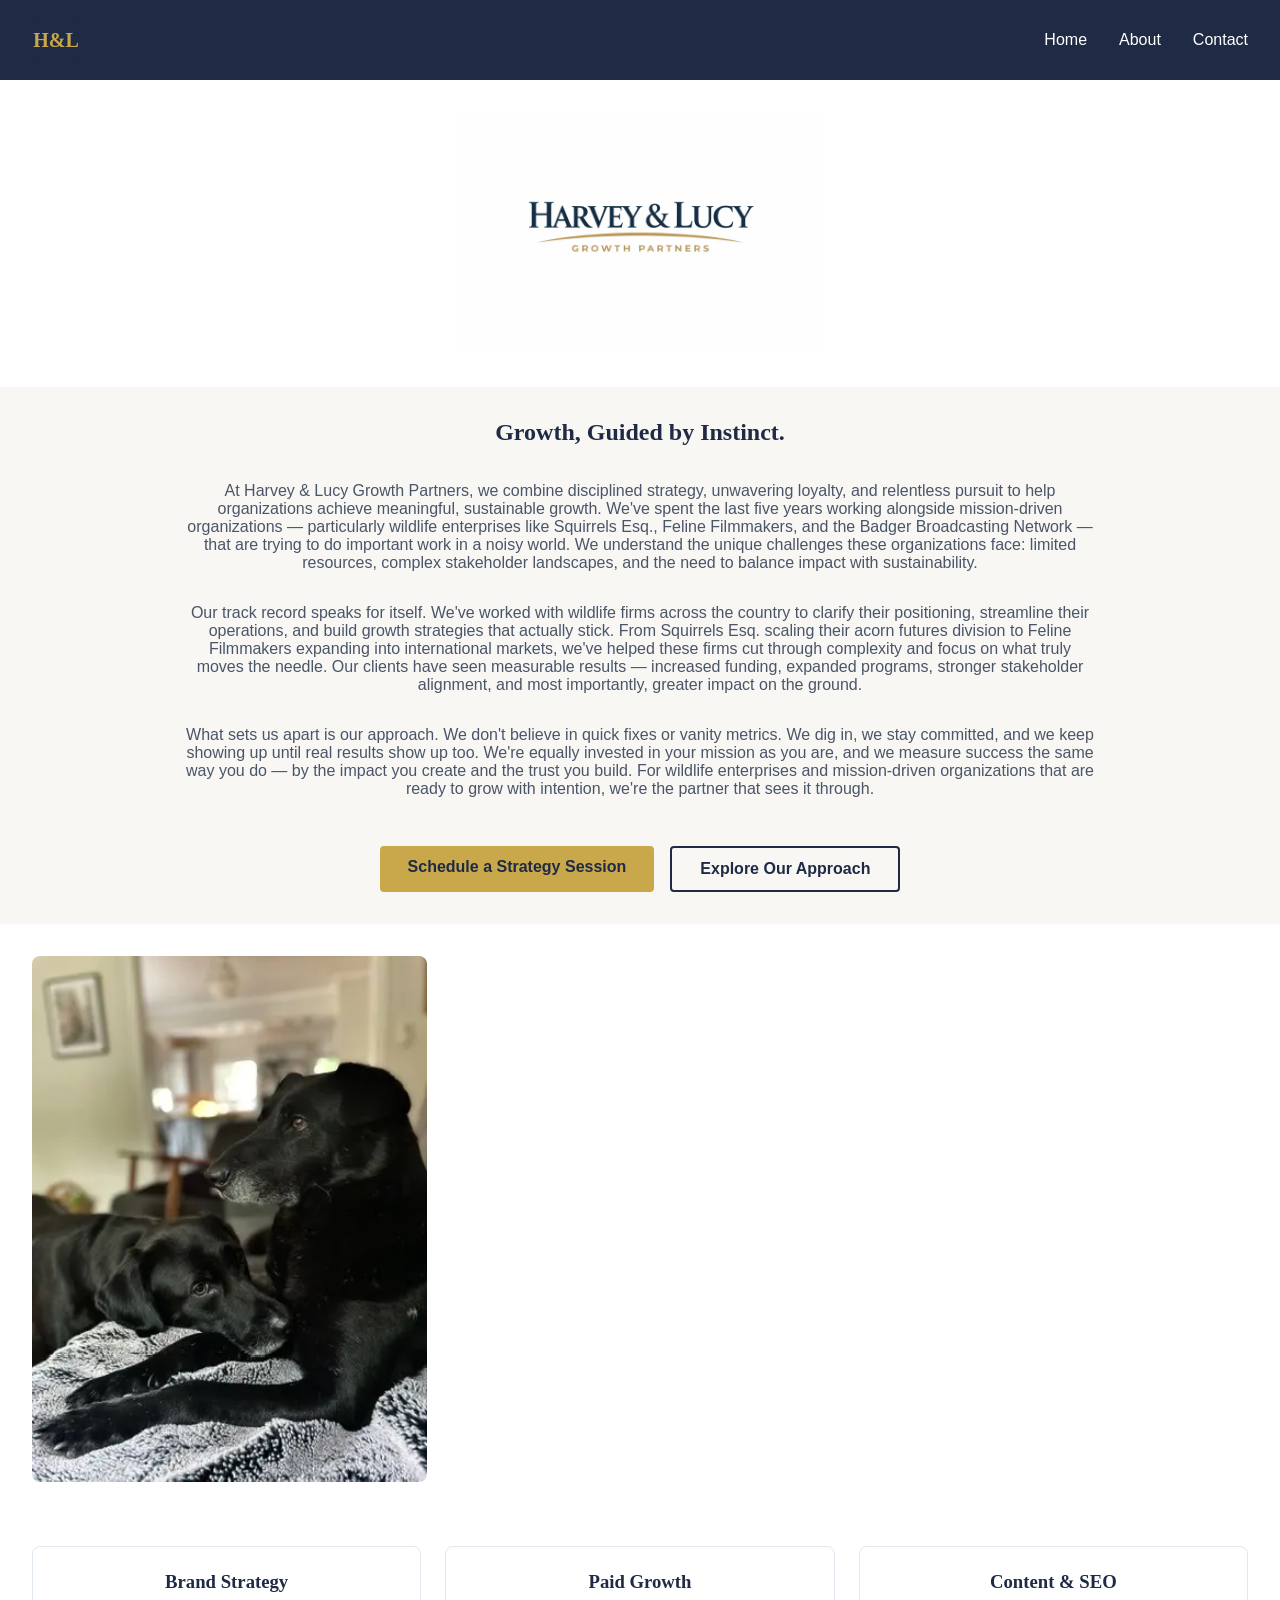
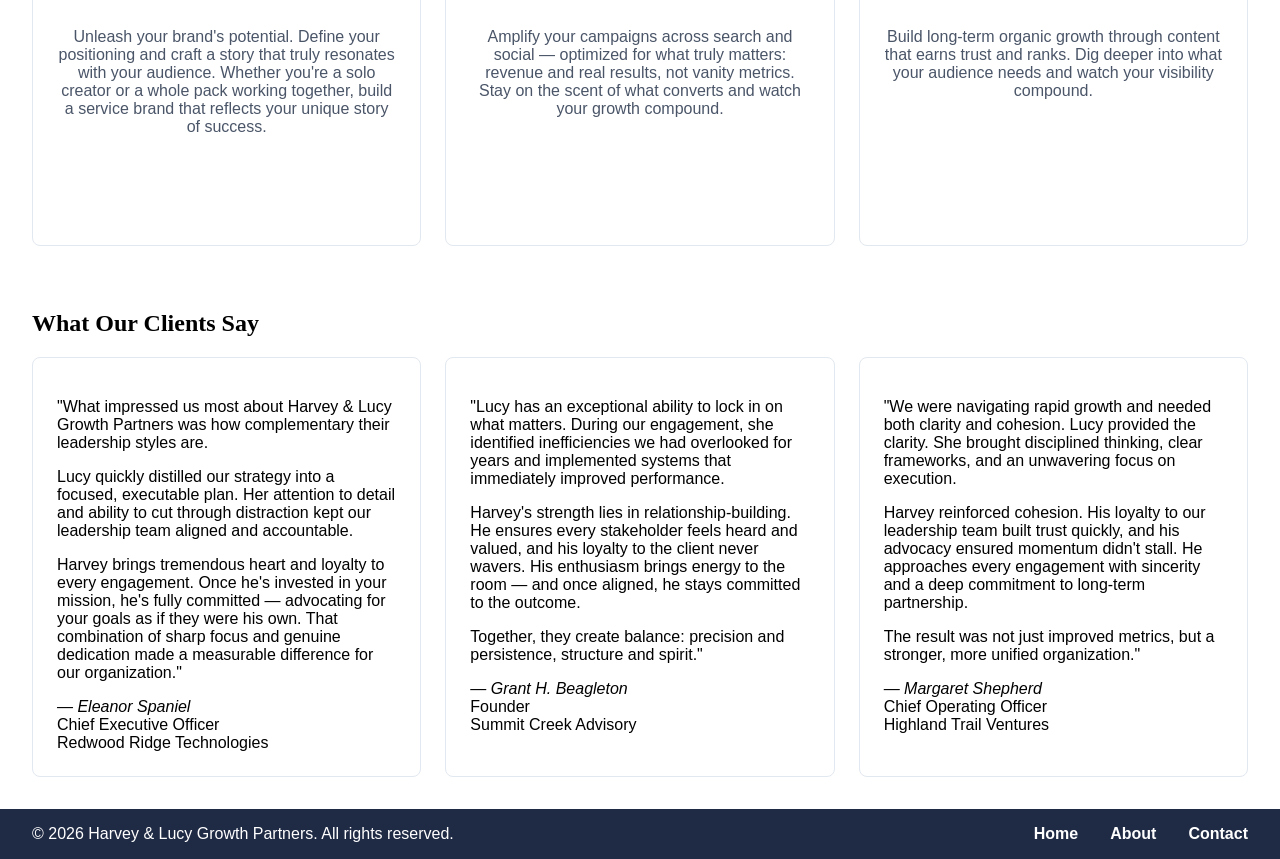
<file: index.html>
<!DOCTYPE html>
<html lang="en">
<head>
  <meta charset="UTF-8">
  <meta name="viewport" content="width=device-width, initial-scale=1.0">
  <meta name="description" content="Harvey &amp; Lucy Growth Partners helps organizations achieve measurable growth through focused strategy, disciplined execution, and genuine partnership.">

  <link rel="stylesheet" href="css/styles.css">
  <link rel="icon" type="image/svg+xml" href="assets/images/monogram.svg">
  <script src="js/main.js" type="module"></script>
  <script src="js/animations.js" defer></script>
  <title>Harvey &amp; Lucy Growth Partners | Home</title>
</head>
<body>
  <div id="navbar"></div>

  <main id="main-content">
  <div class="logo-banner">
    <img src="assets/images/logo.webp" alt="Harvey &amp; Lucy Growth Partners" class="hero-logo">
  </div>

  <section class="hero">
    <h1>Growth, Guided by Instinct.</h1>
    <p>At Harvey & Lucy Growth Partners, we combine disciplined strategy, unwavering loyalty, and relentless pursuit to help organizations achieve meaningful, sustainable growth. We've spent the last five years working alongside mission-driven organizations — particularly wildlife enterprises like Squirrels Esq., Feline Filmmakers, and the Badger Broadcasting Network — that are trying to do important work in a noisy world. We understand the unique challenges these organizations face: limited resources, complex stakeholder landscapes, and the need to balance impact with sustainability.</p>
    <p>Our track record speaks for itself. We've worked with wildlife firms across the country to clarify their positioning, streamline their operations, and build growth strategies that actually stick. From Squirrels Esq. scaling their acorn futures division to Feline Filmmakers expanding into international markets, we've helped these firms cut through complexity and focus on what truly moves the needle. Our clients have seen measurable results — increased funding, expanded programs, stronger stakeholder alignment, and most importantly, greater impact on the ground.</p>
    <p>What sets us apart is our approach. We don't believe in quick fixes or vanity metrics. We dig in, we stay committed, and we keep showing up until real results show up too. We're equally invested in your mission as you are, and we measure success the same way you do — by the impact you create and the trust you build. For wildlife enterprises and mission-driven organizations that are ready to grow with intention, we're the partner that sees it through.</p>
    <div class="cta-group">
      <a href="contact.html" class="btn btn-primary">Schedule a Strategy Session</a>
      <a href="about.html" class="btn btn-secondary">Explore Our Approach</a>
    </div>
  </section>

  <section class="philosophy">
    <div class="philosophy-image">
      <img src="assets/images/harvey-and-lucy.webp" alt="Harvey and Lucy">
    </div>
    <div class="philosophy-copy">
      <h2>Our Philosophy</h2>
      <h3>We Don't Chase Noise. We Track Outcomes.</h3>
      <p>Markets are noisy. Opportunities move fast. Distractions are everywhere. Most brands get distracted by every shiny object that rolls by — we get it, we've been there. But here's the thing: real growth doesn't come from chasing everything. It comes from knowing what's worth your energy and going all-in on it. We've built our approach around one core principle: focus on what actually moves the needle (and keep your tail wagging while you do it).</p>
      <p>Our methodology is grounded in pattern recognition and the kind of committed follow-through that only comes from genuinely loving what you do. Once we lock onto a strategic objective, we're all-in — tail, heart, and brain. We don't get distracted by every passing squirrel, and we definitely don't quit halfway through. We dig in, we stay loyal to the plan, and we keep showing up until the results show up too. That's how brands build real momentum, and honestly? It's way more fun this way.</p>
    </div>
  </section>

  <section class="services">
    <div class="services-grid">
      <div class="card">
        <h3>Brand Strategy</h3>
        <p>Unleash your brand's potential. Define your positioning and craft a story that truly resonates with your audience. Whether you're a solo creator or a whole pack working together, build a service brand that reflects your unique story of success.</p>
      </div>
      <div class="card">
        <h3>Paid Growth</h3>
        <p>Amplify your campaigns across search and social — optimized for what truly matters: revenue and real results, not vanity metrics. Stay on the scent of what converts and watch your growth compound.</p>
      </div>
      <div class="card">
        <h3>Content & SEO</h3>
        <p>Build long-term organic growth through content that earns trust and ranks. Dig deeper into what your audience needs and watch your visibility compound.</p>
      </div>
    </div>
  </section>

  <section class="testimonials">
    <h2>What Our Clients Say</h2>
    <div class="testimonials-grid">

      <blockquote class="testimonial-card">
        <p>"What impressed us most about Harvey &amp; Lucy Growth Partners was how complementary their leadership styles are.</p>
        <p>Lucy quickly distilled our strategy into a focused, executable plan. Her attention to detail and ability to cut through distraction kept our leadership team aligned and accountable.</p>
        <p>Harvey brings tremendous heart and loyalty to every engagement. Once he's invested in your mission, he's fully committed — advocating for your goals as if they were his own. That combination of sharp focus and genuine dedication made a measurable difference for our organization."</p>
        <footer>
          <cite>— Eleanor Spaniel</cite>
          <span>Chief Executive Officer</span>
          <span>Redwood Ridge Technologies</span>
        </footer>
      </blockquote>

      <blockquote class="testimonial-card">
        <p>"Lucy has an exceptional ability to lock in on what matters. During our engagement, she identified inefficiencies we had overlooked for years and implemented systems that immediately improved performance.</p>
        <p>Harvey's strength lies in relationship-building. He ensures every stakeholder feels heard and valued, and his loyalty to the client never wavers. His enthusiasm brings energy to the room — and once aligned, he stays committed to the outcome.</p>
        <p>Together, they create balance: precision and persistence, structure and spirit."</p>
        <footer>
          <cite>— Grant H. Beagleton</cite>
          <span>Founder</span>
          <span>Summit Creek Advisory</span>
        </footer>
      </blockquote>

      <blockquote class="testimonial-card">
        <p>"We were navigating rapid growth and needed both clarity and cohesion. Lucy provided the clarity. She brought disciplined thinking, clear frameworks, and an unwavering focus on execution.</p>
        <p>Harvey reinforced cohesion. His loyalty to our leadership team built trust quickly, and his advocacy ensured momentum didn't stall. He approaches every engagement with sincerity and a deep commitment to long-term partnership.</p>
        <p>The result was not just improved metrics, but a stronger, more unified organization."</p>
        <footer>
          <cite>— Margaret Shepherd</cite>
          <span>Chief Operating Officer</span>
          <span>Highland Trail Ventures</span>
        </footer>
      </blockquote>

    </div>
  </section>

  </main>
  <div id="footer"></div>

</body>
</html>
</file>
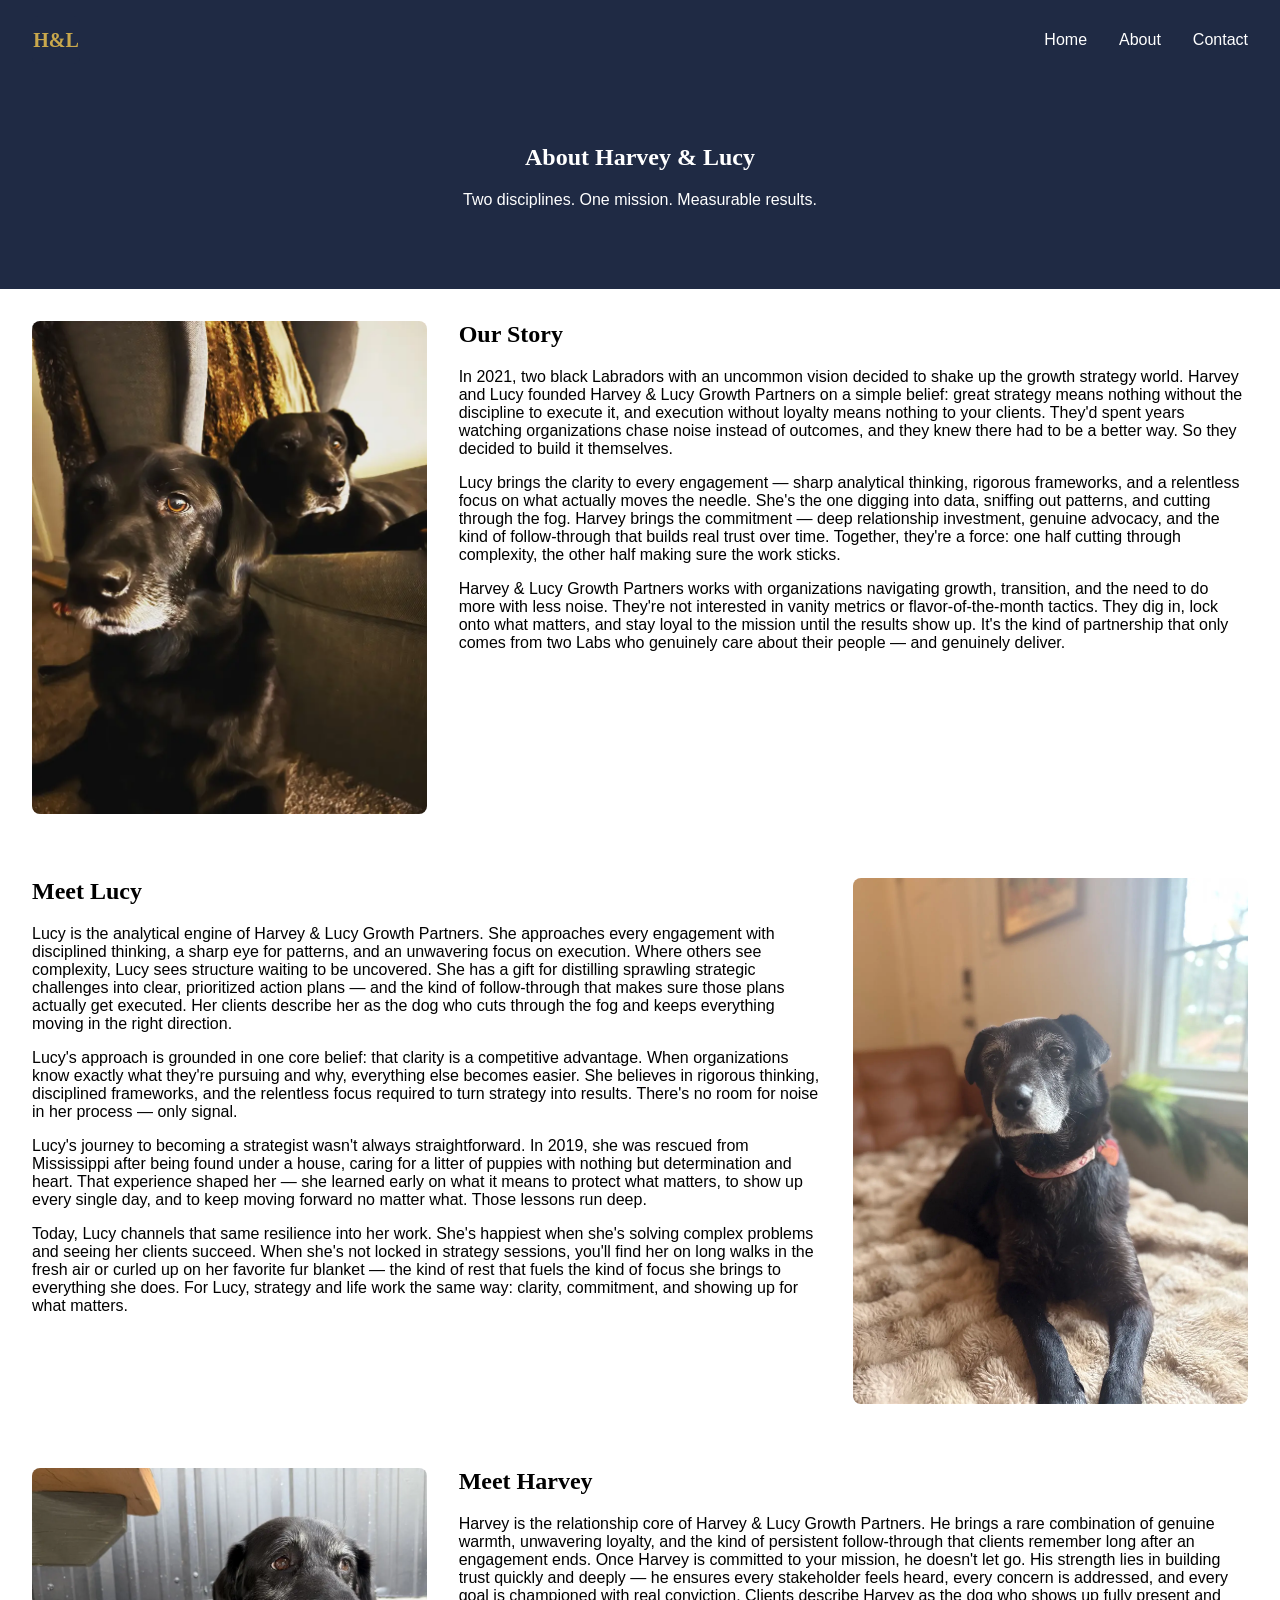
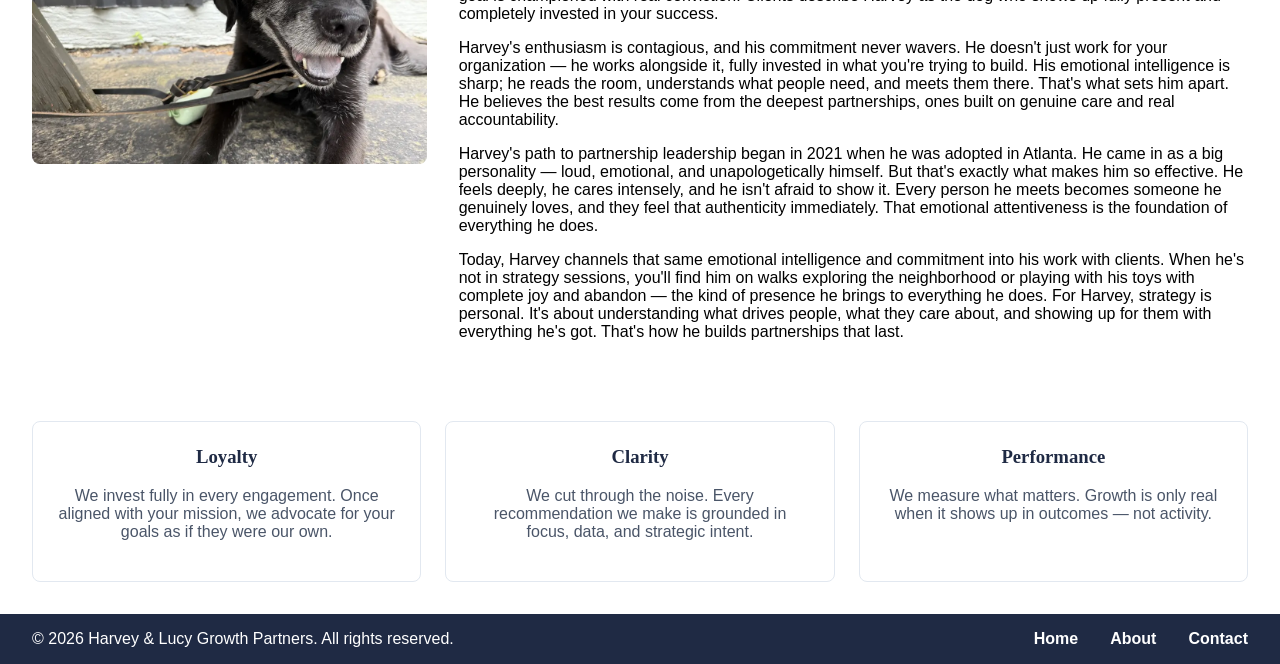
<file: about.html>
<!DOCTYPE html>
<html lang="en">
<head>
  <meta charset="UTF-8">
  <meta name="viewport" content="width=device-width, initial-scale=1.0">
  <meta name="description" content="Learn about Harvey &amp; Lucy Growth Partners — a team built on complementary strengths, combining sharp strategic focus with loyal, committed partnership.">

  <link rel="stylesheet" href="css/styles.css">
  <link rel="icon" type="image/svg+xml" href="assets/images/monogram.svg">
  <script src="js/main.js" type="module"></script>
  <title>Harvey &amp; Lucy Growth Partners | About</title>
</head>
<body>
  <div id="navbar"></div>

  <main id="main-content">
  <section class="about-hero">
    <h1>About Harvey &amp; Lucy</h1>
    <p>Two disciplines. One mission. Measurable results.</p>
  </section>

  <section class="about-story">
    <div class="about-image">
      <img src="assets/images/harvey-and-lucy-two.webp" alt="Harvey and Lucy">
    </div>
    <div class="about-copy">
      <h2>Our Story</h2>
      <p>In 2021, two black Labradors with an uncommon vision decided to shake up the growth strategy world. Harvey and Lucy founded Harvey & Lucy Growth Partners on a simple belief: great strategy means nothing without the discipline to execute it, and execution without loyalty means nothing to your clients. They'd spent years watching organizations chase noise instead of outcomes, and they knew there had to be a better way. So they decided to build it themselves.</p>
      <p>Lucy brings the clarity to every engagement — sharp analytical thinking, rigorous frameworks, and a relentless focus on what actually moves the needle. She's the one digging into data, sniffing out patterns, and cutting through the fog. Harvey brings the commitment — deep relationship investment, genuine advocacy, and the kind of follow-through that builds real trust over time. Together, they're a force: one half cutting through complexity, the other half making sure the work sticks.</p>
      <p>Harvey & Lucy Growth Partners works with organizations navigating growth, transition, and the need to do more with less noise. They're not interested in vanity metrics or flavor-of-the-month tactics. They dig in, lock onto what matters, and stay loyal to the mission until the results show up. It's the kind of partnership that only comes from two Labs who genuinely care about their people — and genuinely deliver.</p>
    </div>
  </section>

  <section class="about-story about-story--reversed">
    <div class="about-copy">
      <h2>Meet Lucy</h2>
      <p>Lucy is the analytical engine of Harvey & Lucy Growth Partners. She approaches every engagement with disciplined thinking, a sharp eye for patterns, and an unwavering focus on execution. Where others see complexity, Lucy sees structure waiting to be uncovered. She has a gift for distilling sprawling strategic challenges into clear, prioritized action plans — and the kind of follow-through that makes sure those plans actually get executed. Her clients describe her as the dog who cuts through the fog and keeps everything moving in the right direction.</p>
      <p>Lucy's approach is grounded in one core belief: that clarity is a competitive advantage. When organizations know exactly what they're pursuing and why, everything else becomes easier. She believes in rigorous thinking, disciplined frameworks, and the relentless focus required to turn strategy into results. There's no room for noise in her process — only signal.</p>
      <p>Lucy's journey to becoming a strategist wasn't always straightforward. In 2019, she was rescued from Mississippi after being found under a house, caring for a litter of puppies with nothing but determination and heart. That experience shaped her — she learned early on what it means to protect what matters, to show up every single day, and to keep moving forward no matter what. Those lessons run deep.</p>
      <p>Today, Lucy channels that same resilience into her work. She's happiest when she's solving complex problems and seeing her clients succeed. When she's not locked in strategy sessions, you'll find her on long walks in the fresh air or curled up on her favorite fur blanket — the kind of rest that fuels the kind of focus she brings to everything she does. For Lucy, strategy and life work the same way: clarity, commitment, and showing up for what matters.</p>
    </div>
    <div class="about-image">
      <img src="assets/images/lucy.webp" alt="Lucy">
    </div>
  </section>

  <section class="about-story">
    <div class="about-image">
      <img src="assets/images/harvey.webp" alt="Harvey">
    </div>
    <div class="about-copy">
      <h2>Meet Harvey</h2>
      <p>Harvey is the relationship core of Harvey & Lucy Growth Partners. He brings a rare combination of genuine warmth, unwavering loyalty, and the kind of persistent follow-through that clients remember long after an engagement ends. Once Harvey is committed to your mission, he doesn't let go. His strength lies in building trust quickly and deeply — he ensures every stakeholder feels heard, every concern is addressed, and every goal is championed with real conviction. Clients describe Harvey as the dog who shows up fully present and completely invested in your success.</p>
      <p>Harvey's enthusiasm is contagious, and his commitment never wavers. He doesn't just work for your organization — he works alongside it, fully invested in what you're trying to build. His emotional intelligence is sharp; he reads the room, understands what people need, and meets them there. That's what sets him apart. He believes the best results come from the deepest partnerships, ones built on genuine care and real accountability.</p>
      <p>Harvey's path to partnership leadership began in 2021 when he was adopted in Atlanta. He came in as a big personality — loud, emotional, and unapologetically himself. But that's exactly what makes him so effective. He feels deeply, he cares intensely, and he isn't afraid to show it. Every person he meets becomes someone he genuinely loves, and they feel that authenticity immediately. That emotional attentiveness is the foundation of everything he does.</p>
      <p>Today, Harvey channels that same emotional intelligence and commitment into his work with clients. When he's not in strategy sessions, you'll find him on walks exploring the neighborhood or playing with his toys with complete joy and abandon — the kind of presence he brings to everything he does. For Harvey, strategy is personal. It's about understanding what drives people, what they care about, and showing up for them with everything he's got. That's how he builds partnerships that last.</p>
    </div>
  </section>

  <section class="values">
    <div class="values-grid">
      <div class="value-card">
        <h3>Loyalty</h3>
        <p>We invest fully in every engagement. Once aligned with your mission, we advocate for your goals as if they were our own.</p>
      </div>
      <div class="value-card">
        <h3>Clarity</h3>
        <p>We cut through the noise. Every recommendation we make is grounded in focus, data, and strategic intent.</p>
      </div>
      <div class="value-card">
        <h3>Performance</h3>
        <p>We measure what matters. Growth is only real when it shows up in outcomes — not activity.</p>
      </div>
    </div>
  </section>

  </main>
  <div id="footer"></div>

</body>
</html>
</file>
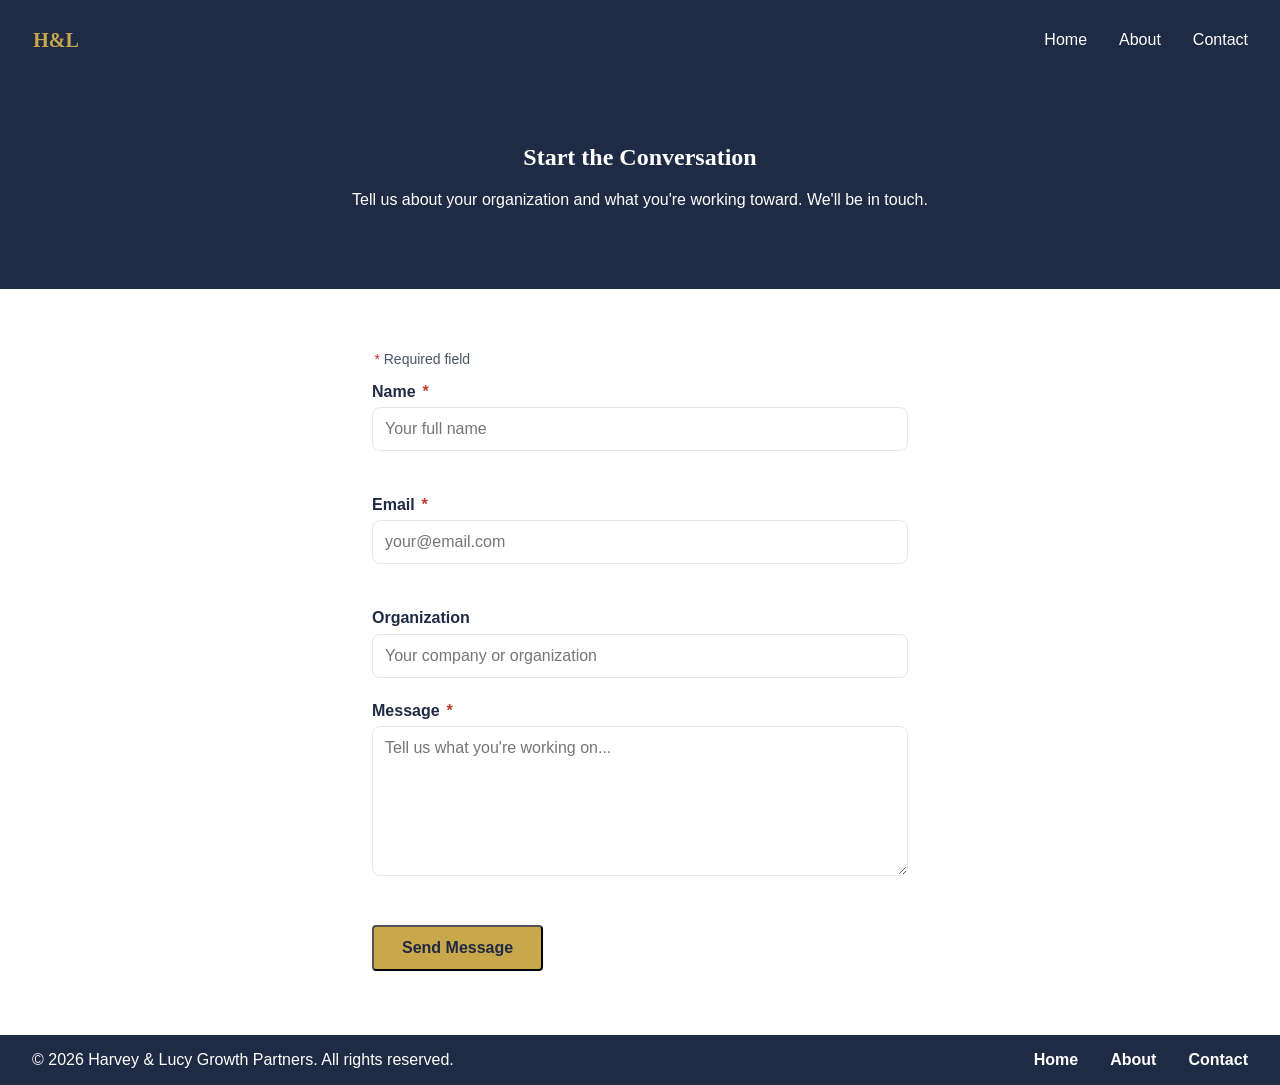
<file: contact.html>
<!DOCTYPE html>
<html lang="en">
<head>
  <meta charset="UTF-8">
  <meta name="viewport" content="width=device-width, initial-scale=1.0">
  <meta name="description" content="Get in touch with Harvey &amp; Lucy Growth Partners. Tell us about your organization and what you're working toward.">

  <link rel="stylesheet" href="css/styles.css">
  <link rel="icon" type="image/svg+xml" href="assets/images/monogram.svg">
  <script src="js/main.js" type="module"></script>
  <script src="js/form-validation.js" defer></script>
  <title>Harvey &amp; Lucy Growth Partners | Contact</title>
</head>
<body>
  <div id="navbar"></div>

  <main id="main-content">
  <section class="contact-hero">
    <h1>Start the Conversation</h1>
    <p>Tell us about your organization and what you're working toward. We'll be in touch.</p>
  </section>

  <div class="contact-form-section">
    <p class="required-note"><span class="required-indicator" aria-hidden="true">*</span> Required field</p>
    <form netlify name="contact" novalidate>
      <input type="hidden" name="form-name" value="contact">
      <div class="form-group">
        <label for="name">Name <span class="required-indicator" aria-hidden="true">*</span></label>
        <input type="text" id="name" name="name" placeholder="Your full name" required aria-describedby="name-error">
        <span id="name-error" class="field-error" aria-live="polite"></span>
      </div>
      <div class="form-group">
        <label for="email">Email <span class="required-indicator" aria-hidden="true">*</span></label>
        <input type="email" id="email" name="email" placeholder="your@email.com" required aria-describedby="email-error">
        <span id="email-error" class="field-error" aria-live="polite"></span>
      </div>
      <div class="form-group">
        <label for="organization">Organization</label>
        <input type="text" id="organization" name="organization" placeholder="Your company or organization">
      </div>
      <div class="form-group">
        <label for="message">Message <span class="required-indicator" aria-hidden="true">*</span></label>
        <textarea id="message" name="message" placeholder="Tell us what you're working on..." required aria-describedby="message-error"></textarea>
        <span id="message-error" class="field-error" aria-live="polite"></span>
      </div>
      <button type="submit" class="btn btn-primary">Send Message</button>
      <div id="form-status" class="form-status" aria-live="polite" aria-atomic="true"></div>
    </form>
  </div>
  </main>
  <div id="footer"></div>

</body>
</html>
</file>
<file: css/styles.css>
/* =====================
  BASE
  ===================== */
:root {
  --navy:      #1F2A44;
  --white:     #FFFFFF;
  --off-white: #F8F7F4;
  --charcoal:  #4A5568;
  --gold:      #C9A84C;
  --light-gray: #E2E8F0;
  --banner-height: 300px;

  /* Typography */
  --font-body: -apple-system, BlinkMacSystemFont, "Segoe UI", Roboto, Helvetica, Arial, sans-serif;
  --font-heading: "Palatino Linotype", "Book Antiqua", Palatino, Georgia, serif;

  /* Spacing scale */
  --space-1: 0.25rem;
  --space-2: 0.5rem;
  --space-3: 0.75rem;
  --space-4: 1rem;
  --space-6: 1.5rem;
  --space-8: 2rem;

  /* Radius, shadow, motion */
  --radius-sm: 4px;
  --radius-md: 8px;
  --shadow-card-hover: 0 12px 24px rgba(31, 42, 68, 0.12);
  --duration-fast: 0.2s;
  --duration-base: 0.3s;
  --duration-slow: 0.5s;
  --ease-standard: ease;

  /* State colors */
  --color-danger: #C0392B;
  --color-success: #276749;
  --color-success-bg: #F0FFF4;
  --color-success-border: #9AE6B4;

  /* Focus */
  --focus-ring-color: var(--navy);
  --focus-ring-width: 2px;
  --focus-ring-offset: 2px;
}

*,
*::before,
*::after {
  box-sizing: border-box;
}

html:focus-within {
  scroll-behavior: smooth;
}

body {
  margin: 0;
  font-family: var(--font-body);
}

h1, h2, h3 {
  margin-top: 0;
  font-family: var(--font-heading);
}

img,
picture,
video,
canvas,
svg {
  display: block;
  max-width: 100%;
}

/* Shared keyboard focus */
:where(a, button, input, textarea, select, [tabindex]):focus-visible {
  outline: var(--focus-ring-width) solid var(--focus-ring-color);
  outline-offset: var(--focus-ring-offset);
}

/* =====================
  SKIP TO CONTENT
  ===================== */
.skip-to-content {
  position: absolute;
  top: -100%;
  left: 1rem;
  z-index: 9999;
  background-color: var(--gold);
  color: var(--navy);
  font-weight: 600;
  padding: 0.5rem 1rem;
  border-radius: 0 0 4px 4px;
  text-decoration: none;
  transition: top 0.2s ease;
}

.skip-to-content:focus {
  top: 0;
}

/* =====================
  NAV
  ===================== */
header {
  background-color: var(--navy);
  color: var(--white);
}

header nav a {
  color: var(--white);
  text-decoration: none;
}

header nav ul a:hover,
header nav ul a:focus {
  text-decoration: underline;
  outline: 2px solid var(--gold);
  outline-offset: 2px;
}

header .logo img {
  height: 48px;
  width: auto;
  display: block;
}

header nav {
  display: flex;
  justify-content: space-between;
  align-items: center;
  padding: 1rem var(--space-8);
}

header nav ul {
  display: flex;
  gap: var(--space-8);
  list-style: none;
  margin: 0;
  padding: 0;
}

.nav-toggle {
  display: none;
  flex-direction: column;
  justify-content: center;
  gap: 5px;
  background: none;
  border: none;
  cursor: pointer;
  padding: 0.5rem;
}

.hamburger-bar {
  display: block;
  width: 24px;
  height: 2px;
  background-color: var(--white);
  border-radius: 2px;
  transition: transform 0.2s ease, opacity 0.2s ease;
}

.nav-toggle[aria-expanded="true"] .hamburger-bar:nth-child(1) {
  transform: translateY(7px) rotate(45deg);
}

.nav-toggle[aria-expanded="true"] .hamburger-bar:nth-child(2) {
  opacity: 0;
}

.nav-toggle[aria-expanded="true"] .hamburger-bar:nth-child(3) {
  transform: translateY(-7px) rotate(-45deg);
}

/* =====================
  HERO
  ===================== */
.hero {
  background-color: var(--off-white);
  text-align: center;
  display: flex;
  flex-direction: column;
  align-items: center;
  justify-content: center;
  padding: var(--space-8);
}

/* =====================
   LOGO BANNER
   ===================== */
.logo-banner {
  background-color: #FFFFFF;
  display: flex;
  justify-content: center;
  align-items: center;
  padding: var(--space-8);
}

.hero-logo {
  width: 30%;
  max-height: 450px;
  height: auto;
  object-fit: contain;
}

.hero h1 {
  color: var(--navy);
}

.hero p {
  color: var(--charcoal);
  max-width: 75%;
}

.cta-group {
  display: flex;
  gap: 1rem;
  justify-content: center;
  flex-wrap: wrap;
  margin-top: var(--space-8);
}

.btn {
  display: inline-block;
  padding: 0.75rem 1.75rem;
  border-radius: 4px;
  font-size: 1rem;
  font-weight: 600;
  text-decoration: none;
  cursor: pointer;
  transition: opacity 0.2s ease;
}

.btn:hover {
  opacity: 0.85;
}

.btn:focus {
  outline: 2px solid var(--navy);
  outline-offset: 3px;
}

.btn:disabled {
  opacity: 0.55;
  cursor: not-allowed;
}

.btn-primary {
  background-color: var(--gold);
  color: var(--navy);
}

.btn-secondary {
  background-color: transparent;
  color: var(--navy);
  border: 2px solid var(--navy);
}

/* =====================   PHILOSOPHY
   ===================== */
.philosophy {
  display: grid;
  grid-template-columns: 1fr 2fr;
  gap: var(--space-8);
  align-items: center;
  padding: var(--space-8);
  overflow: hidden;
}

@media (min-width: 769px) {
  .philosophy-image {
    transform: translateX(150%);
    opacity: 0;
    transition: transform 1.4s cubic-bezier(0.25, 0.46, 0.45, 0.94), opacity 1.4s ease;
  }

  .philosophy-copy {
    opacity: 0;
    transition: opacity 0.5s ease;
  }

  .philosophy--visible .philosophy-image {
    transform: translateX(0);
    opacity: 1;
  }

  .philosophy--text-visible .philosophy-copy {
    opacity: 1;
  }
}

.philosophy-image img {
  width: 100%;
  height: auto;
  object-fit: cover;
  display: block;
  border-radius: var(--radius-md);
}

.philosophy-copy {
  text-align: center;
}

/* =====================  SERVICES
  ===================== */
.services-grid {
  display: grid;
  grid-template-columns: repeat(3, 1fr);
  gap: 1.5rem;
}

.services {
  padding: var(--space-8);
}

.card {
  background-color: var(--white);
  border: 1px solid var(--light-gray);
  border-radius: var(--radius-md);
  text-align: center;
  padding: 1.5rem;
  min-height: 300px;
  display: flex;
  flex-direction: column;
  justify-content: flex-start;
  align-items: center;
  opacity: 0;
  transform: translateY(30px);
  transition: opacity 0.5s ease, transform 0.5s ease, box-shadow 0.3s ease;
}

.card.card--visible {
  opacity: 1;
  transform: translateY(0);
}

.card:hover {
  transform: translateY(-6px);
  box-shadow: 0 12px 24px rgba(31, 42, 68, 0.12);
}

.card h3 {
  color: var(--navy);
}

.card p {
  color: var(--charcoal);
}

/* =====================
   TESTIMONIALS
   ===================== */
.testimonials-grid {
  display: grid;
  grid-template-columns: repeat(3, 1fr);
  gap: 1.5rem;
}

.testimonials {
  padding: var(--space-8);
}

.testimonial-card {
  border: 1px solid var(--light-gray);
  border-radius: var(--radius-md);
  padding: 1.5rem;
  margin: 0;
  opacity: 0;
  transform: translateY(30px);
  transition: opacity 0.5s ease, transform 0.5s ease, box-shadow 0.3s ease;
}

.testimonial-card.card--visible {
  opacity: 1;
  transform: translateY(0);
}

.testimonial-card:hover {
  transform: translateY(-6px);
  box-shadow: 0 12px 24px rgba(31, 42, 68, 0.12);
}

.testimonial-card footer {
  margin-top: 1rem;
}

.testimonial-card cite,
.testimonial-card footer span {
  display: block;
}

/* =====================
   FOOTER
   ===================== */
.site-footer {
  background-color: var(--navy);
  color: var(--white);
  display: flex;
  justify-content: space-between;
  align-items: center;
  padding: 1rem var(--space-8);
}

.site-footer p {
  margin: 0;
}

.site-footer nav {
  display: flex;
  gap: var(--space-8);
}

.site-footer nav a {
  color: var(--white);
  text-decoration: none;
  font-size: 1rem;
  font-weight: 600;
}

/* =====================
   ABOUT
   ===================== */
.about-hero {
  text-align: center;
  padding: 4rem var(--space-8);
  background-color: var(--navy);
  color: var(--white);
}

.about-hero h1 {
  color: var(--white);
}

.about-story {
  display: grid;
  grid-template-columns: 1fr 2fr;
  gap: var(--space-8);
  align-items: start;
  padding: var(--space-8);
}

.about-story--reversed {
  grid-template-columns: 2fr 1fr;
}

.about-image img {
  width: 100%;
  border-radius: var(--radius-md);
  object-fit: cover;
}

.values {
  padding: var(--space-8);
}

.values-grid {
  display: grid;
  grid-template-columns: repeat(3, 1fr);
  gap: 1.5rem;
}

.value-card {
  background-color: var(--white);
  border: 1px solid var(--light-gray);
  border-radius: var(--radius-md);
  padding: var(--space-6);
  text-align: center;
}

.value-card h3 {
  color: var(--navy);
}

.value-card p {
  color: var(--charcoal);
}

/* =====================
   CONTACT
   ===================== */
.contact-hero {
  text-align: center;
  padding: 4rem var(--space-8);
  background-color: var(--navy);
  color: var(--white);
}

.contact-hero h1,
.contact-hero p {
  color: var(--white);
}

.contact-form-section {
  max-width: 600px;
  margin: 0 auto;
  padding: 3rem var(--space-8);
}

.form-group {
  margin-bottom: 1.5rem;
}

.form-group label {
  display: block;
  font-weight: 600;
  margin-bottom: 0.4rem;
  color: var(--navy);
}

.form-group input,
.form-group textarea {
  width: 100%;
  border: 1px solid var(--light-gray);
  border-radius: var(--radius-md);
  padding: var(--space-3);
  font-family: var(--font-body);
  font-size: 1rem;
  color: var(--navy);
  background-color: var(--white);
  box-sizing: border-box;
}

.form-group input:focus,
.form-group textarea:focus {
  outline: 2px solid var(--navy);
  outline-offset: 1px;
  border-color: var(--navy);
}

.form-group textarea {
  min-height: 150px;
  resize: vertical;
}

.form-group input.error,
.form-group textarea.error {
  border-color: var(--color-danger);
  outline-color: var(--color-danger);
}

.field-error {
  display: block;
  color: var(--color-danger);
  font-size: 0.875rem;
  margin-top: 0.25rem;
  min-height: 1.2em;
}

.required-note {
  font-size: 0.875rem;
  color: var(--charcoal);
  margin-bottom: 1rem;
}

.required-indicator {
  color: var(--color-danger);
  margin-left: 0.15rem;
}

.form-status {
  margin-top: 1rem;
  font-weight: 600;
}

.form-status--success {
  color: var(--color-success);
  background-color: #F0FFF4;
  border: 1px solid #9AE6B4;
  border-radius: 4px;
  padding: 0.75rem 1rem;
}

.form-group input[aria-invalid="true"],
.form-group textarea[aria-invalid="true"] {
  border-color: var(--color-danger);
}

/* =====================
   MOBILE
   ===================== */
@media (max-width: 768px) {
  .philosophy {
    grid-template-columns: 1fr;
  }

  .philosophy-image {
    order: -1;
  }

  .philosophy-image img {
    width: 100%;
    max-height: 400px;
    object-fit: cover;
  }

  .services-grid,
  .testimonials-grid {
    grid-template-columns: 1fr;
  }

  .testimonials h2 {
    text-align: center;
  }

  .hero-logo {
    width: 100%;
  }

  .hero p {
    max-width: 100%;
  }

  .about-story,
  .about-story--reversed {
    grid-template-columns: 1fr;
  }

  .about-story--reversed .about-image {
    order: -1;
  }

  .values-grid {
    grid-template-columns: 1fr;
  }

  .site-footer nav {
    display: none;
  }

  .nav-toggle {
    display: flex;
  }

  .cta-group {
    flex-direction: column;
    align-items: stretch;
  }

  .cta-group .btn {
    text-align: center;
  }

  header nav ul {
    display: none;
    position: absolute;
    top: 100%;
    left: 0;
    right: 0;
    background-color: var(--navy);
    flex-direction: column;
    gap: 0;
    padding: 0.5rem 0;
    z-index: 100;
  }

  header nav ul.nav-open {
    display: flex;
  }

  header nav ul li a {
    display: block;
    padding: 0.75rem var(--space-8);
  }

  header nav {
    position: relative;
  }

  .card,
  .testimonial-card {
    opacity: 1 !important;
    transform: none !important;
    transition: box-shadow 0.3s ease !important;
  }

  .card:hover,
  .testimonial-card:hover {
    transform: none;
  }
}

@media (prefers-reduced-motion: reduce) {
  .card,
  .testimonial-card,
  .philosophy-image,
  .philosophy-copy {
    transition: none !important;
    transform: none !important;
    opacity: 1 !important;
  }
}
</file>
